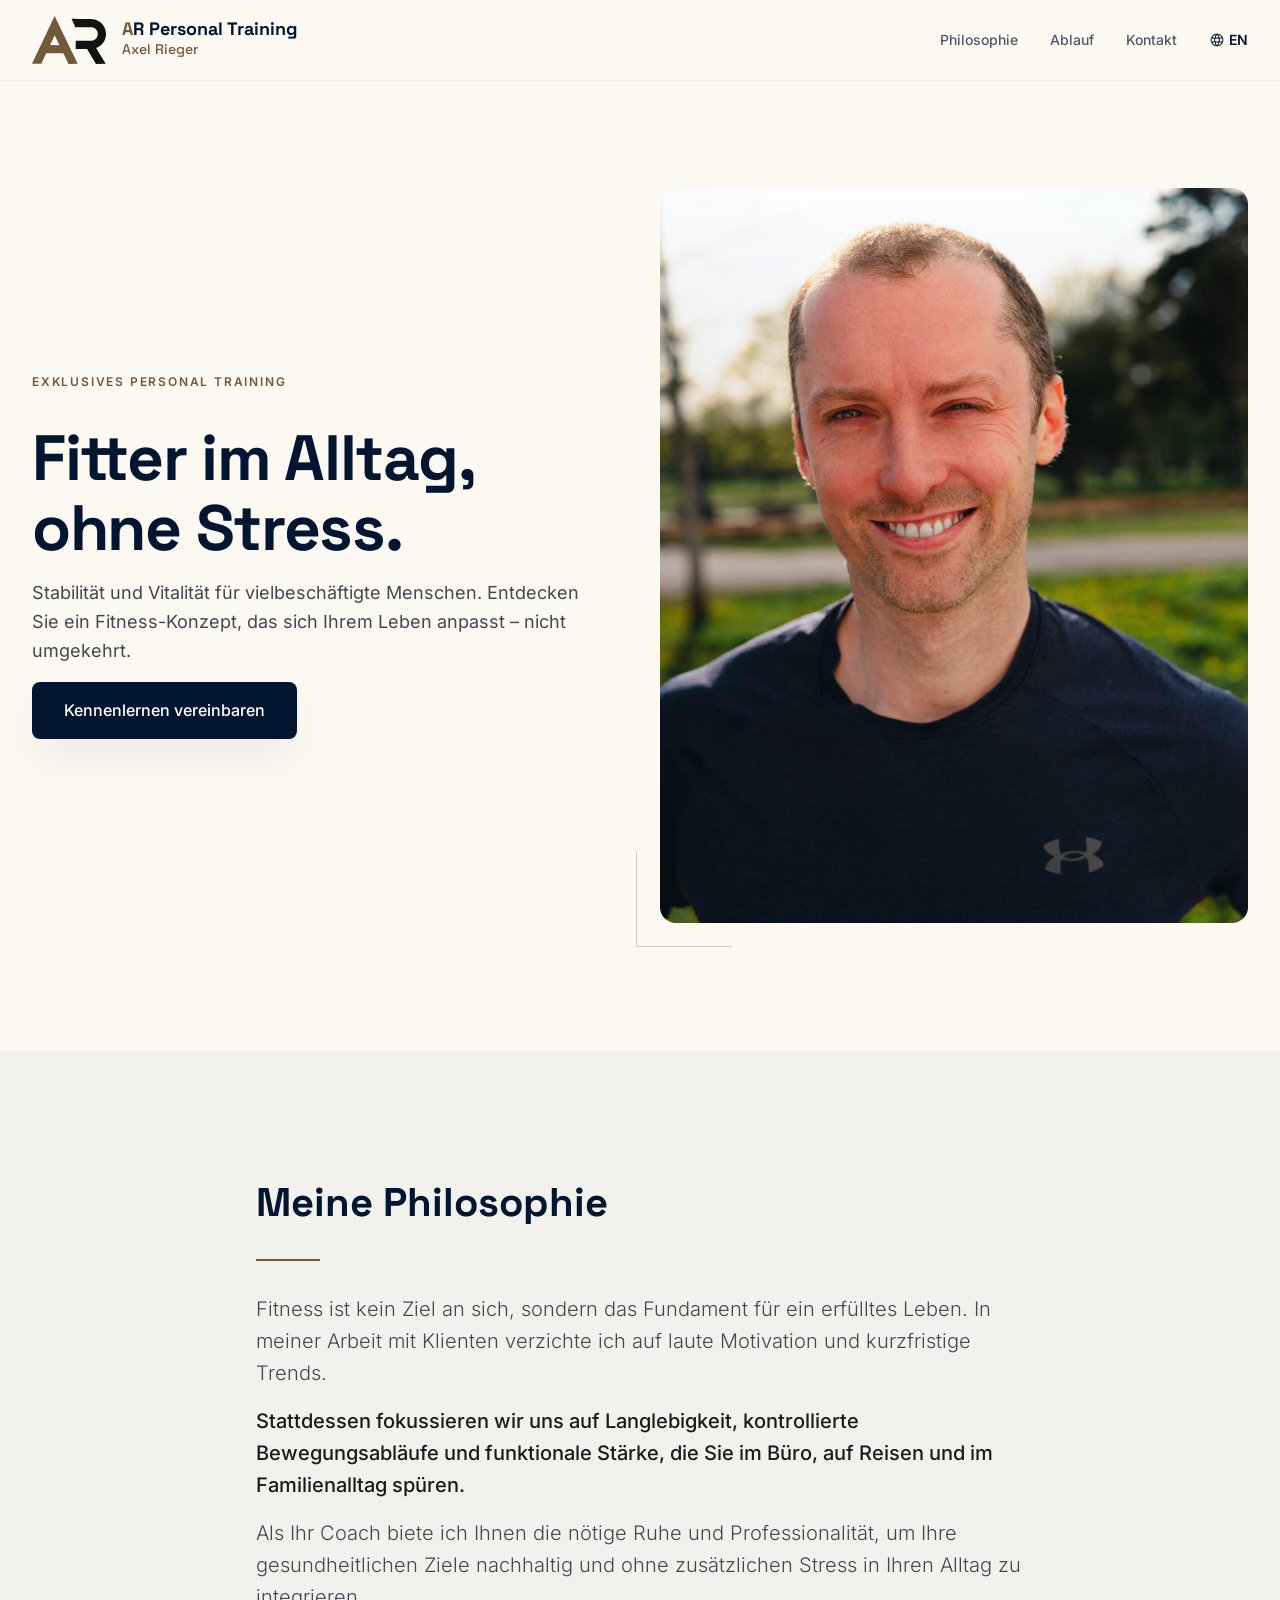
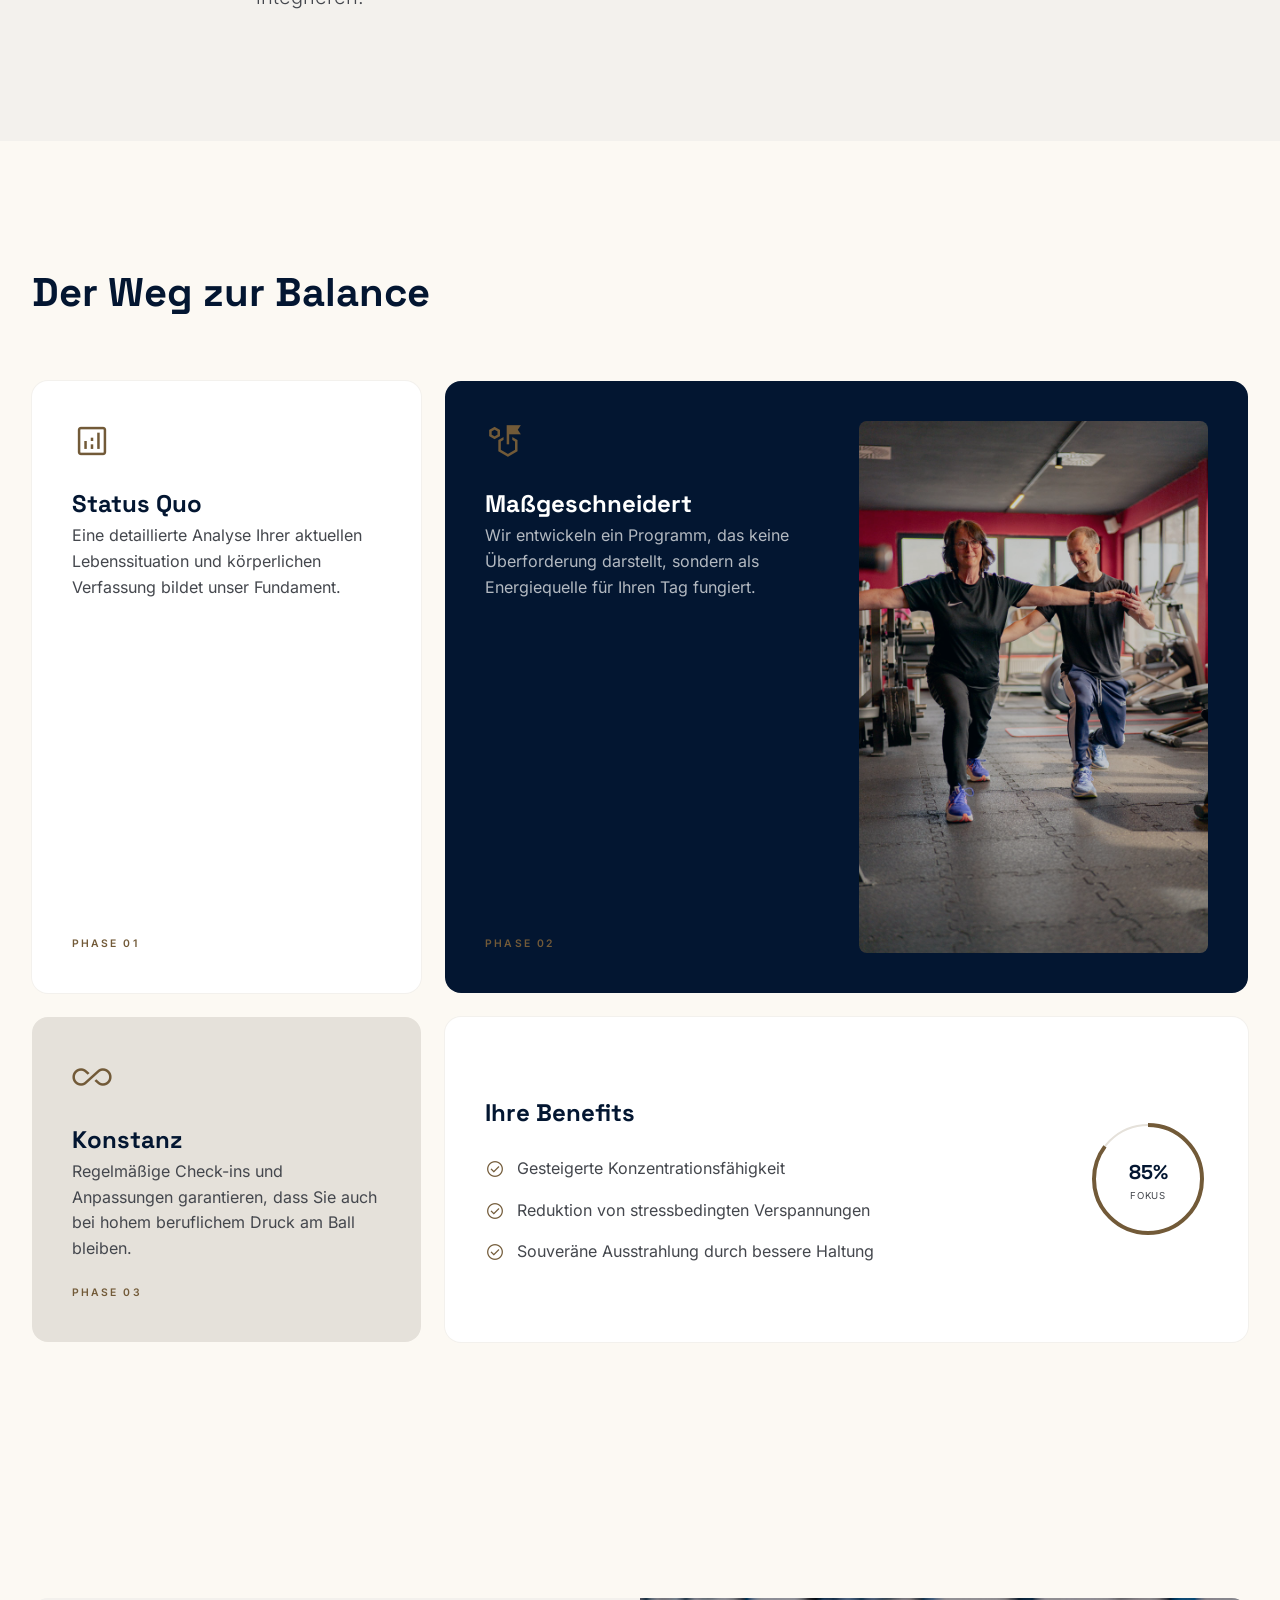
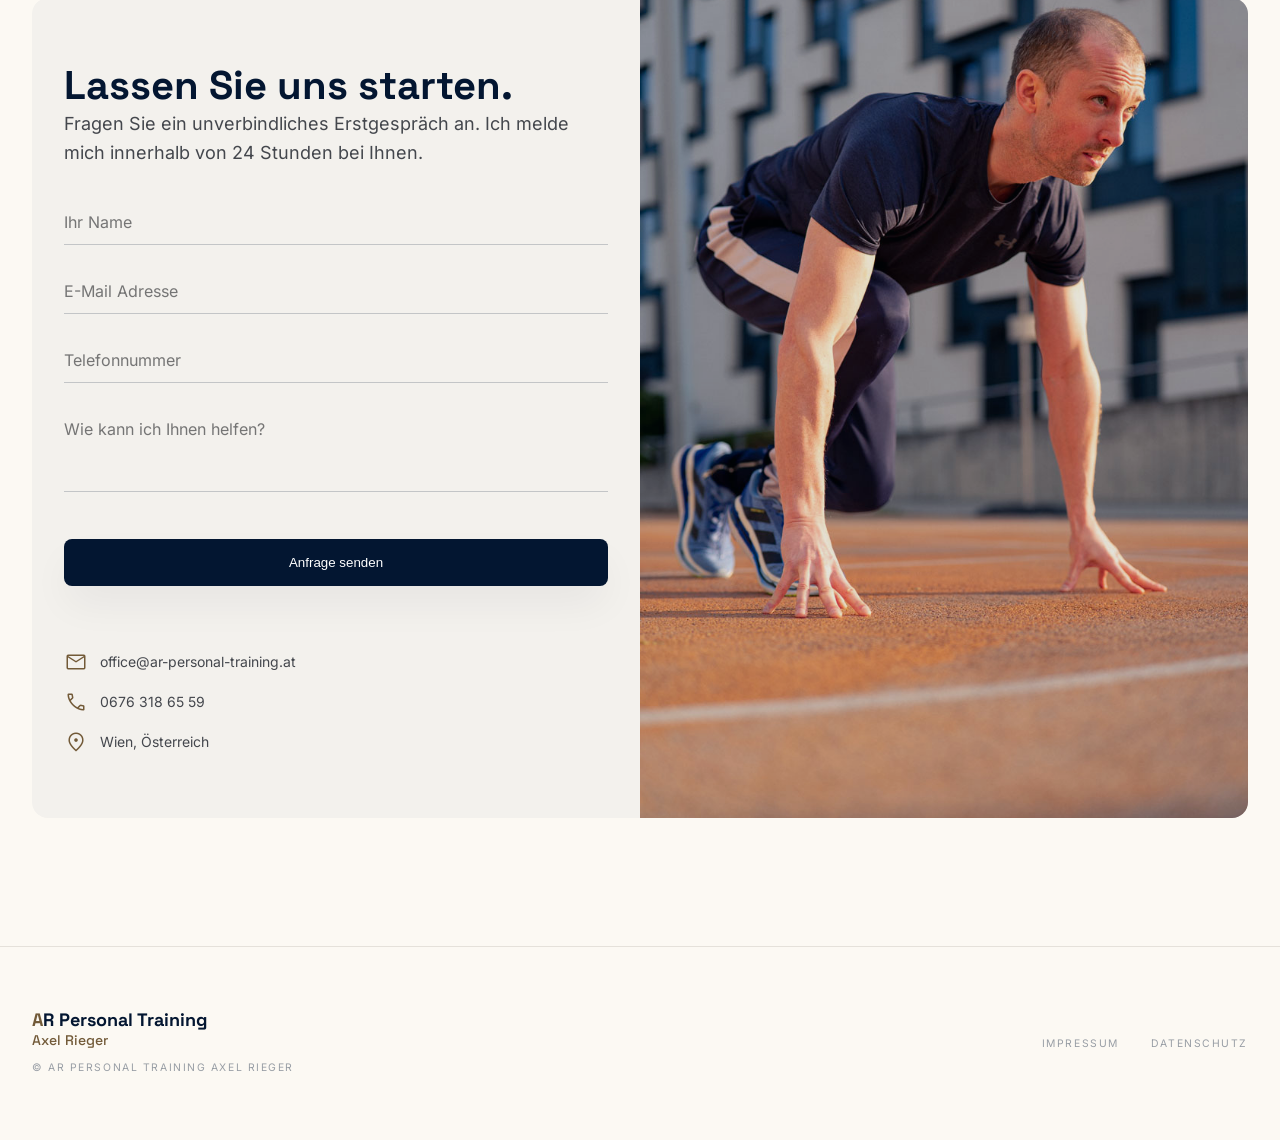
<file: index.html>
<!DOCTYPE html>
<html lang="de">
<head>
    <meta charset="UTF-8">
    <meta name="viewport" content="width=device-width, initial-scale=1.0">
    <title>Personal Training Wien | Axel Rieger – AR Personal Training</title>
    <meta name="description" content="Exklusives Personal Training in Wien mit Axel Rieger. Individuell, stressfrei und nachhaltig – für mehr Fitness im Alltag. Jetzt kostenloses Erstgespräch anfragen.">
    <link rel="canonical" href="https://ar-personal-training.at/">
    <link rel="alternate" hreflang="de" href="https://ar-personal-training.at/">
    <link rel="alternate" hreflang="en" href="https://ar-personal-training.at/">
    <link rel="alternate" hreflang="x-default" href="https://ar-personal-training.at/">

    <!-- Open Graph -->
    <meta property="og:type" content="website">
    <meta property="og:title" content="Personal Training Wien | Axel Rieger – AR Personal Training">
    <meta property="og:description" content="Exklusives Personal Training in Wien mit Axel Rieger. Individuell, stressfrei und nachhaltig – für mehr Fitness im Alltag.">
    <meta property="og:url" content="https://ar-personal-training.at/">
    <meta property="og:image" content="https://ar-personal-training.at/images/hero.jpg">
    <meta property="og:locale" content="de_AT">
    <meta property="og:locale:alternate" content="en">

    <!-- Twitter Card -->
    <meta name="twitter:card" content="summary_large_image">
    <meta name="twitter:title" content="Personal Training Wien | Axel Rieger – AR Personal Training">
    <meta name="twitter:description" content="Exklusives Personal Training in Wien mit Axel Rieger. Individuell, stressfrei und nachhaltig.">
    <meta name="twitter:image" content="https://ar-personal-training.at/images/hero.jpg">

    <link rel="icon" type="image/svg+xml" href="images/AR_LOGO/ar_logo_final.svg">
    <link rel="stylesheet" href="style.css">
</head>
<body>

    <!-- Header & Navigation -->
    <header class="navbar">
        <div class="nav-container">
            <div class="brand">
                <a href="#" class="logo-link">
                    <!-- Geometric AR Logo Image -->
                    <img src="images/AR_LOGO/ar_logo_final.svg" alt="AR Personal Training Logo" height="48" class="logo-img">
                    <div class="brand-text">
                        <span class="brand-name"><span class="gold-text">A</span><span class="navy-text">R</span> <span class="navy-text">Personal Training</span></span>
                        <span class="brand-sub">Axel Rieger</span>
                    </div>
                </a>
            </div>

            <nav class="desktop-nav">
                <a href="#philosophie" data-i18n="nav-philosophie">Philosophie</a>
                <a href="#ablauf" data-i18n="nav-ablauf">Ablauf</a>
                <a href="#kontakt" data-i18n="nav-kontakt">Kontakt</a>
                <button class="lang-switch desktop-lang" id="lang-switch-btn"><span class="material-symbols-outlined">language</span><span class="lang-label">EN</span></button>
            </nav>

            <div class="mobile-nav-actions">
                <button class="lang-switch mobile-header-lang" id="mobile-header-lang-btn"><span class="material-symbols-outlined">language</span><span class="lang-label">EN</span></button>
                <button class="mobile-menu-btn material-symbols-outlined">menu</button>
            </div>
        </div>
    </header>

    <main>
        <!-- Hero Section -->
        <section class="hero section-padding">
            <div class="container">
                <div class="hero-content animate-on-scroll">
                    <p class="eyebrow text-gold" data-i18n="hero-eyebrow">Exklusives Personal Training</p>
                    <h1 class="headline-lg" data-i18n="hero-h1">Fitter im Alltag, ohne Stress.</h1>
                    <p class="body-text" data-i18n="hero-p">
                        Stabilität und Vitalität für vielbeschäftigte Menschen. Entdecken Sie ein Fitness-Konzept, das sich Ihrem Leben anpasst – nicht umgekehrt.
                    </p>
                    <a href="#kontakt" class="btn btn-primary" data-i18n="hero-cta">Kennenlernen vereinbaren</a>
                </div>
                <div class="hero-image-wrapper animate-on-scroll">
                    <div class="hero-image bg-navy-light">
                        <!-- Fallback to a sleek placeholder styling if image fails -->
                        <img src="images/hero.jpg" alt="Axel Rieger Personal Trainer Wien" class="hero-img" width="800" height="1315">
                        <div class="image-gradient"></div>
                    </div>
                    <div class="hero-accent-lines"></div>
                </div>
            </div>
        </section>

        <!-- Philosophie Section -->
        <section id="philosophie" class="philosophy bg-shifted section-padding">
            <div class="container animate-on-scroll">
                <div class="content-block">
                    <h2 class="headline-md" data-i18n="phil-h2">Meine Philosophie</h2>
                    <div class="divider"></div>
                    <div class="philosophy-text">
                        <p data-i18n="phil-p1">Fitness ist kein Ziel an sich, sondern das Fundament für ein erfülltes Leben. In meiner Arbeit mit Klienten verzichte ich auf laute Motivation und kurzfristige Trends.</p>
                        <p class="text-highlight" data-i18n="phil-p2">Stattdessen fokussieren wir uns auf Langlebigkeit, kontrollierte Bewegungsabläufe und funktionale Stärke, die Sie im Büro, auf Reisen und im Familienalltag spüren.</p>
                        <p data-i18n="phil-p3">Als Ihr Coach biete ich Ihnen die nötige Ruhe und Professionalität, um Ihre gesundheitlichen Ziele nachhaltig und ohne zusätzlichen Stress in Ihren Alltag zu integrieren.</p>
                    </div>
                </div>
            </div>
        </section>

        <!-- Ablauf Section -->
        <section id="ablauf" class="process section-padding">
            <div class="container">
                <h2 class="headline-md mb-large animate-on-scroll" data-i18n="process-h2">Der Weg zur Balance</h2>

                <div class="process-grid">
                    <!-- Card 1 -->
                    <div class="card card-white animate-on-scroll">
                        <span class="material-symbols-outlined card-icon">analytics</span>
                        <div>
                            <h3 class="headline-sm" data-i18n="phase1-h3">Status Quo</h3>
                            <p class="body-text-sm" data-i18n="phase1-p">Eine detaillierte Analyse Ihrer aktuellen Lebenssituation und körperlichen Verfassung bildet unser Fundament.</p>
                        </div>
                        <span class="card-phase">Phase 01</span>
                    </div>

                    <!-- Card 2 -->
                    <div class="card card-navy span-2 animate-on-scroll">
                        <div class="card-content">
                            <span class="material-symbols-outlined card-icon">strategy</span>
                            <div>
                                <h3 class="headline-sm" data-i18n="phase2-h3">Maßgeschneidert</h3>
                                <p class="body-text-sm opacity-80" data-i18n="phase2-p">Wir entwickeln ein Programm, das keine Überforderung darstellt, sondern als Energiequelle für Ihren Tag fungiert.</p>
                            </div>
                            <span class="card-phase">Phase 02</span>
                        </div>
                        <div class="card-image-box">
                            <img src="images/gym.JPG" alt="Personal Training Studio Wien" class="card-img" width="800" height="1200" loading="lazy">
                        </div>
                    </div>

                    <!-- Card 3 -->
                    <div class="card card-cream animate-on-scroll">
                        <span class="material-symbols-outlined card-icon">all_inclusive</span>
                        <div>
                            <h3 class="headline-sm" data-i18n="phase3-h3">Konstanz</h3>
                            <p class="body-text-sm" data-i18n="phase3-p">Regelmäßige Check-ins und Anpassungen garantieren, dass Sie auch bei hohem beruflichem Druck am Ball bleiben.</p>
                        </div>
                        <span class="card-phase">Phase 03</span>
                    </div>

                    <!-- Card 4 (Benefits) -->
                    <div class="card card-white span-2 benefits-card animate-on-scroll">
                        <div class="benefits-content">
                            <h3 class="headline-sm" data-i18n="benefits-h3">Ihre Benefits</h3>
                            <ul class="benefits-list">
                                <li><span class="material-symbols-outlined icon-small">check_circle</span> <span data-i18n="benefit1">Gesteigerte Konzentrationsfähigkeit</span></li>
                                <li><span class="material-symbols-outlined icon-small">check_circle</span> <span data-i18n="benefit2">Reduktion von stressbedingten Verspannungen</span></li>
                                <li><span class="material-symbols-outlined icon-small">check_circle</span> <span data-i18n="benefit3">Souveräne Ausstrahlung durch bessere Haltung</span></li>
                            </ul>
                        </div>

                        <!-- Progress Arc graphic -->
                        <div class="progress-arc hidden-mobile">
                            <svg class="arc-svg">
                                <circle cx="60" cy="60" r="54" class="arc-bg"></circle>
                                <circle cx="60" cy="60" r="54" class="arc-fg"></circle>
                            </svg>
                            <div class="arc-text">
                                <span class="arc-number">85%</span>
                                <span class="arc-label" data-i18n="arc-label">Fokus</span>
                            </div>
                        </div>
                    </div>
                </div>
            </div>
        </section>

        <!-- Kontakt Section -->
        <section id="kontakt" class="contact section-padding">
            <div class="container">
                <div class="contact-card bg-shifted animate-on-scroll">
                    <div class="contact-form-wrapper">
                        <h2 class="headline-md" data-i18n="contact-h2">Lassen Sie uns starten.</h2>
                        <p class="body-text mb-medium" data-i18n="contact-p">Fragen Sie ein unverbindliches Erstgespräch an. Ich melde mich innerhalb von 24 Stunden bei Ihnen.</p>

                        <form id="contact-form" class="booking-form" name="contact" method="POST" action="/success.html" data-netlify="true" data-netlify-honeypot="bot-field">
                            <input type="hidden" name="form-name" value="contact">
                            <p class="honeypot-field"><label>Don't fill this out: <input name="bot-field"></label></p>
                            <div class="input-group">
                                <input type="text" name="name" data-i18n-placeholder="placeholder-name" placeholder="Ihr Name" required>
                            </div>
                            <div class="input-group">
                                <input type="email" name="email" data-i18n-placeholder="placeholder-email" placeholder="E-Mail Adresse" required>
                            </div>
                            <div class="input-group">
                                <input type="tel" name="phone" data-i18n-placeholder="placeholder-phone" placeholder="Telefonnummer" required>
                            </div>
                            <div class="input-group">
                                <textarea name="message" data-i18n-placeholder="placeholder-message" placeholder="Wie kann ich Ihnen helfen?" rows="3" required></textarea>
                            </div>
                            <button type="submit" class="btn btn-navy w-full mt-small" data-i18n="submit-btn">Anfrage senden</button>
                        </form>
                        <div id="form-success" class="form-success">
                            <span class="material-symbols-outlined text-gold icon-lg">check_circle</span>
                            <p class="headline-sm" data-i18n="form-success-title">Vielen Dank!</p>
                            <p class="body-text" data-i18n="form-success-text">Ihre Anfrage wurde gesendet. Ich melde mich innerhalb von 24 Stunden bei Ihnen.</p>
                        </div>

                        <div class="contact-info mt-large">
                            <div class="info-item">
                                <span class="material-symbols-outlined text-gold">mail</span>
                                <a id="contact-email-link" href="#"></a>
                            </div>
                            <div class="info-item">
                                <span class="material-symbols-outlined text-gold">phone</span>
                                <span id="contact-phone"></span>
                            </div>
                            <div class="info-item">
                                <span class="material-symbols-outlined text-gold">location_on</span>
                                <span data-i18n="contact-location">Wien, Österreich</span>
                            </div>
                        </div>
                    </div>
                    <div class="contact-image hidden-mobile">
                        <img src="images/contact.JPG" alt="Personal Training Beratung Wien" width="800" height="1200" loading="lazy">
                        <div class="image-overlay"></div>
                    </div>
                </div>
            </div>
        </section>
    </main>

    <footer class="footer">
        <div class="footer-container">
            <div class="footer-brand">
                <div class="brand-text">
                    <span class="brand-name"><span class="gold-text">A</span><span class="navy-text">R</span> <span class="navy-text">Personal Training</span></span>
                    <span class="brand-sub">Axel Rieger</span>
                </div>
                <p class="copyright">© AR Personal Training Axel Rieger</p>
            </div>
            <div class="footer-links">
                <button id="open-impressum" class="footer-link" data-i18n="footer-impressum">Impressum</button>
                <button id="open-datenschutz" class="footer-link" data-i18n="footer-datenschutz">Datenschutz</button>
            </div>
        </div>
    </footer>

    <!-- Impressum Modal -->
    <div id="impressum-modal" class="modal">
        <div class="modal-overlay"></div>
        <div class="modal-content">
            <button class="modal-close material-symbols-outlined">close</button>
            <h2 class="headline-sm mb-small" data-i18n="impressum-title">Impressum</h2>
            <div class="modal-body">
                <p data-i18n="impressum-intro">Informationspflicht laut §5 E-Commerce Gesetz, §14 Unternehmensgesetzbuch, §63 Gewerbeordnung und Offenlegungspflicht laut §25 Mediengesetz.</p>

                <p><strong>Axel Emanuel Rieger</strong><br>
                AR Personal Training<br>
                St.-Nikolaus-Platz 7<br>
                1030 Wien<br>
                <span data-i18n="impressum-country">Österreich</span></p>

                <p><strong>Tel.:</strong> <span id="impressum-phone"></span><br>
                <strong>E-Mail:</strong> <a id="impressum-email-link"></a></p>

                <p><strong data-i18n="impressum-job-label">Berufsbezeichnung:</strong> <span data-i18n="impressum-job">Fitnesstrainer</span><br>
                <strong>Gewerbewortlaut:</strong> Erstellung von Trainingskonzepten für gesundheitsbewusste Personen<br>
                <strong data-i18n="impressum-authority-label">Aufsichtsbehörde/Gewerbebehörde:</strong> Magistratisches Bezirksamt des III. Bezirkes (MBA 3)<br>
                <strong>GISA-Zahl:</strong> 29338177<br>
                <strong>Mitglied bei:</strong> Wirtschaftskammer Wien<br>
                <strong>Gewerbeberechtigung seit:</strong> 1. März 2017<br>
                <strong data-i18n="impressum-state-label">Verleihungsstaat:</strong> <span data-i18n="impressum-country2">Österreich</span></p>

                <h3 class="legal-heading mt-medium" data-i18n="impressum-eu-heading">EU-Streitschlichtung:</h3>
                <p data-i18n="impressum-eu-text">Verbraucher haben die Möglichkeit, Beschwerden an die Online-Streitbeilegungsplattform der EU zu richten: <a href="http://ec.europa.eu/odr" target="_blank" rel="noopener noreferrer">http://ec.europa.eu/odr</a>. Sie können allfällige Beschwerden auch an die oben angegebene E-Mail-Adresse richten.</p>
            </div>
        </div>
    </div>

    <!-- Datenschutz Modal -->
    <div id="datenschutz-modal" class="modal">
        <div class="modal-overlay"></div>
        <div class="modal-content">
            <button class="modal-close material-symbols-outlined">close</button>
            <h2 class="headline-sm mb-small">Datenschutzerklärung</h2>
            <div class="modal-body">

                <h3 class="legal-heading">1. Verantwortlicher</h3>
                <p>Axel Emanuel Rieger<br>
                AR Personal Training<br>
                St.-Nikolaus-Platz 7<br>
                1030 Wien, Österreich<br>
                E-Mail: <a id="datenschutz-email-link-1"></a><br>
                Tel.: <span id="datenschutz-phone"></span></p>

                <h3 class="legal-heading mt-medium">2. Erhebung und Verarbeitung personenbezogener Daten</h3>
                <p>Wir erheben personenbezogene Daten nur, soweit dies zur Erbringung unserer Leistungen erforderlich ist.</p>
                <p><strong>Kontaktformular:</strong> Wenn Sie das Kontaktformular auf unserer Website nutzen, werden folgende Daten erhoben: Name, E-Mail-Adresse, Telefonnummer sowie Ihre Nachricht. Diese Daten werden ausschließlich zur Bearbeitung Ihrer Anfrage verwendet.</p>
                <p><strong>Server-Logfiles:</strong> Beim Besuch unserer Website werden automatisch technische Daten (IP-Adresse, Browsertyp, Datum und Uhrzeit des Zugriffs) durch unseren Hosting-Anbieter Netlify erhoben. Diese Daten dienen der technischen Bereitstellung der Website und werden nicht zur Identifikation einzelner Personen genutzt.</p>

                <h3 class="legal-heading mt-medium">3. Rechtsgrundlage</h3>
                <p>Die Verarbeitung Ihrer Kontaktdaten erfolgt auf Grundlage von Art. 6 Abs. 1 lit. b DSGVO (Durchführung vorvertraglicher Maßnahmen) sowie Art. 6 Abs. 1 lit. f DSGVO (berechtigtes Interesse an der Beantwortung von Anfragen).</p>

                <h3 class="legal-heading mt-medium">4. Speicherdauer</h3>
                <p>Ihre Daten werden nur so lange gespeichert, wie es zur Bearbeitung Ihrer Anfrage erforderlich ist. Nach abschließender Bearbeitung werden die Daten gelöscht, sofern keine gesetzlichen Aufbewahrungspflichten entgegenstehen.</p>

                <h3 class="legal-heading mt-medium">5. Weitergabe an Dritte</h3>
                <p><strong>Netlify Inc.</strong> (44 Montgomery Street, Suite 300, San Francisco, CA 94104, USA): Unsere Website wird über Netlify gehostet. Netlify verarbeitet Formulardaten in unserem Auftrag. Es besteht ein Auftragsverarbeitungsvertrag gemäß Art. 28 DSGVO. Weitere Informationen: <a href="https://www.netlify.com/privacy/" target="_blank" rel="noopener noreferrer">netlify.com/privacy</a>.</p>
                <p><strong>Google LLC</strong> (1600 Amphitheatre Parkway, Mountain View, CA 94043, USA): Diese Website verwendet Google Fonts zur Darstellung von Schriftarten. Beim Laden der Seite wird eine Verbindung zu Google-Servern hergestellt, wobei Ihre IP-Adresse übertragen werden kann. Weitere Informationen: <a href="https://policies.google.com/privacy" target="_blank" rel="noopener noreferrer">policies.google.com/privacy</a>.</p>

                <h3 class="legal-heading mt-medium">6. Cookies &amp; lokale Speicherung</h3>
                <p>Diese Website verwendet keine Tracking-Cookies und kein Analyse-Tool. Lediglich Ihre Spracheinstellung (Deutsch/Englisch) wird im lokalen Speicher Ihres Browsers (localStorage) gespeichert. Diese Information verlässt Ihr Gerät nicht und wird nicht an uns übertragen.</p>

                <h3 class="legal-heading mt-medium">7. Ihre Rechte</h3>
                <p>Gemäß DSGVO haben Sie folgende Rechte gegenüber uns als Verantwortlichem:</p>
                <p>
                    <strong>Auskunft</strong> (Art. 15 DSGVO) · <strong>Berichtigung</strong> (Art. 16 DSGVO) · <strong>Löschung</strong> (Art. 17 DSGVO) · <strong>Einschränkung der Verarbeitung</strong> (Art. 18 DSGVO) · <strong>Datenübertragbarkeit</strong> (Art. 20 DSGVO) · <strong>Widerspruch</strong> (Art. 21 DSGVO)
                </p>
                <p>Zur Ausübung Ihrer Rechte wenden Sie sich bitte per E-Mail an: <a id="datenschutz-email-link-2"></a></p>

                <h3 class="legal-heading mt-medium">8. Beschwerderecht</h3>
                <p>Sie haben das Recht, sich bei der österreichischen Datenschutzbehörde zu beschweren:<br>
                Österreichische Datenschutzbehörde<br>
                Barichgasse 40–42, 1030 Wien<br>
                <a href="mailto:dsb@dsb.gv.at">dsb@dsb.gv.at</a> · <a href="https://www.dsb.gv.at" target="_blank" rel="noopener noreferrer">www.dsb.gv.at</a></p>

                <p class="mt-medium legal-note">Stand: März 2026</p>
            </div>
        </div>
    </div>

    <!-- Mobile Sticky CTA -->
    <div class="mobile-cta-wrapper">
        <a id="mobile-cta-link" class="mobile-cta-btn">
            <span class="material-symbols-outlined">phone</span>
            <span data-i18n="mobile-cta">Jetzt Anrufen</span>
        </a>
    </div>

    <!-- Mobile Nav Drawer -->
    <div id="mobile-nav" class="mobile-nav">
        <div class="mobile-nav-overlay"></div>
        <div class="mobile-nav-drawer">
            <button class="mobile-nav-close material-symbols-outlined">close</button>
            <nav class="mobile-nav-links">
                <a href="#philosophie" class="mobile-nav-link" data-i18n="nav-philosophie">Philosophie</a>
                <a href="#ablauf" class="mobile-nav-link" data-i18n="nav-ablauf">Ablauf</a>
                <a href="#kontakt" class="mobile-nav-link" data-i18n="nav-kontakt">Kontakt</a>
                <button class="mobile-nav-link mobile-nav-impressum-btn" data-i18n="footer-impressum">Impressum</button>
            </nav>
            <div class="mobile-nav-footer">
                <button class="lang-switch" id="mobile-lang-switch-btn">EN</button>
            </div>
        </div>
    </div>

    <div id="copy-toast" aria-live="polite"></div>
    <script src="script.js"></script>
    <script type="application/ld+json">
    {
      "@context": "https://schema.org",
      "@type": "LocalBusiness",
      "name": "AR Personal Training",
      "description": "Exklusives Personal Training in Wien mit Axel Rieger. Individuell, stressfrei und nachhaltig.",
      "url": "https://ar-personal-training.at",
      "telephone": "+436763186559",
      "email": "office@ar-personal-training.at",
      "address": {
        "@type": "PostalAddress",
        "streetAddress": "St.-Nikolaus-Platz 7",
        "addressLocality": "Wien",
        "postalCode": "1030",
        "addressCountry": "AT"
      },
      "geo": {
        "@type": "GeoCoordinates",
        "latitude": 48.197,
        "longitude": 16.389
      },
      "priceRange": "$$",
      "image": "https://ar-personal-training.at/images/hero.jpg",
      "founder": {
        "@type": "Person",
        "name": "Axel Rieger"
      },
      "serviceType": "Personal Training"
    }
    </script>
</body>
</html>
</file>
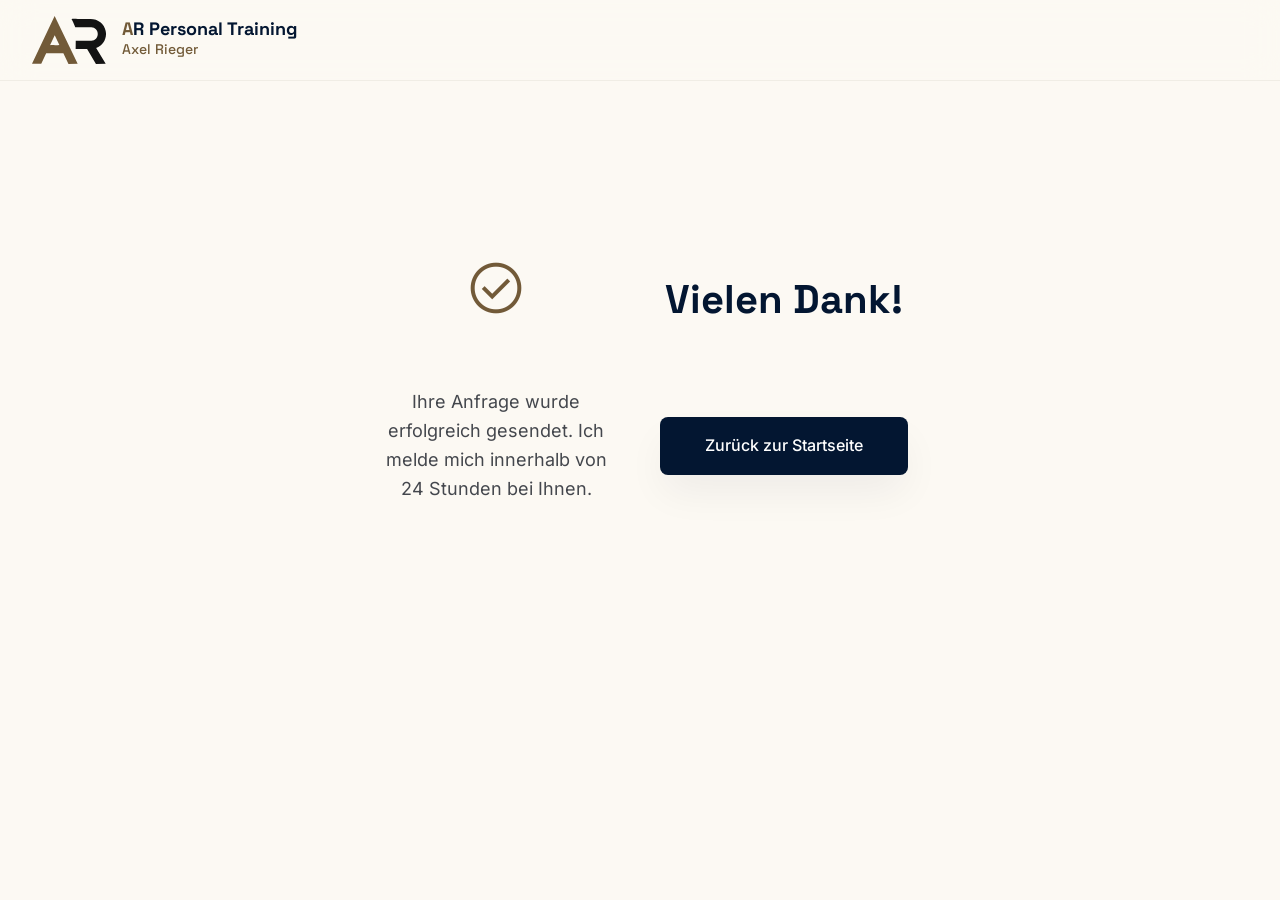
<file: success.html>
<!DOCTYPE html>
<html lang="de">
<head>
    <meta charset="UTF-8">
    <meta name="viewport" content="width=device-width, initial-scale=1.0">
    <title>Nachricht gesendet | AR Personal Training</title>
    <meta name="description" content="Ihre Anfrage wurde erfolgreich gesendet. Axel Rieger meldet sich innerhalb von 24 Stunden.">
    <meta name="robots" content="noindex">
    <link rel="icon" type="image/svg+xml" href="images/AR_LOGO/ar_logo_final.svg">
    <link rel="stylesheet" href="style.css">
</head>
<body>
    <header class="navbar">
        <div class="nav-container">
            <div class="brand">
                <a href="/" class="logo-link">
                    <img src="images/AR_LOGO/ar_logo_final.svg" alt="AR Personal Training Logo" height="48" class="logo-img">
                    <div class="brand-text">
                        <span class="brand-name"><span class="gold-text">A</span><span class="navy-text">R</span> <span class="navy-text">Personal Training</span></span>
                        <span class="brand-sub">Axel Rieger</span>
                    </div>
                </a>
            </div>
        </div>
    </header>

    <main>
        <section class="hero section-padding success-hero">
            <div class="container success-content">
                <span class="material-symbols-outlined text-gold icon-xl">check_circle</span>
                <h1 class="headline-md">Vielen Dank!</h1>
                <p class="body-text">Ihre Anfrage wurde erfolgreich gesendet. Ich melde mich innerhalb von 24 Stunden bei Ihnen.</p>
                <a href="/" class="btn btn-primary">Zurück zur Startseite</a>
            </div>
        </section>
    </main>
</body>
</html>
</file>
<file: style.css>
/*
  AR Personal Training - The Curated Equilibrium
  Design System Tokens & Global Styles
*/

/* Self-hosted fonts */
@font-face {
  font-family: 'Inter';
  font-style: normal;
  font-weight: 300;
  font-display: swap;
  src: url('fonts/Inter-300.ttf') format('truetype');
}
@font-face {
  font-family: 'Inter';
  font-style: normal;
  font-weight: 400;
  font-display: swap;
  src: url('fonts/Inter-400.ttf') format('truetype');
}
@font-face {
  font-family: 'Inter';
  font-style: normal;
  font-weight: 500;
  font-display: swap;
  src: url('fonts/Inter-500.ttf') format('truetype');
}
@font-face {
  font-family: 'Inter';
  font-style: normal;
  font-weight: 600;
  font-display: swap;
  src: url('fonts/Inter-600.ttf') format('truetype');
}
@font-face {
  font-family: 'Space Grotesk';
  font-style: normal;
  font-weight: 500;
  font-display: swap;
  src: url('fonts/SpaceGrotesk-500.ttf') format('truetype');
}
@font-face {
  font-family: 'Space Grotesk';
  font-style: normal;
  font-weight: 700;
  font-display: swap;
  src: url('fonts/SpaceGrotesk-700.ttf') format('truetype');
}
@font-face {
  font-family: 'Material Symbols Outlined';
  font-style: normal;
  font-weight: 100 700;
  font-display: block;
  src: url('fonts/MaterialSymbolsOutlined.ttf') format('truetype');
}
.material-symbols-outlined {
  font-family: 'Material Symbols Outlined';
  font-weight: normal;
  font-style: normal;
  font-size: 24px;
  line-height: 1;
  letter-spacing: normal;
  text-transform: none;
  display: inline-block;
  white-space: nowrap;
  direction: ltr;
  -webkit-font-feature-settings: 'liga';
  font-feature-settings: 'liga';
  -webkit-font-smoothing: antialiased;
  font-variation-settings: 'FILL' 0, 'wght' 300, 'GRAD' 0, 'opsz' 24;
}

:root {
  /* Color Palette */
  --navy: #031631;
  --gold: #725a38;
  --cream: #fcf9f3;
  --dark-grey: #1a1a1a;
  --mid-grey: #44474d;
  --light-grey: #e5e1da;
  --white: #ffffff;
  
  /* Background / Surface Shifts */
  --bg-main: var(--cream);
  --bg-surface-low: #f3f1ed;
  --bg-surface: #ffffff;
  
  /* Typography */
  --font-head: 'Space Grotesk', sans-serif;
  --font-body: 'Inter', sans-serif;
  
  /* Borders & Shadows */
  --ghost-border: rgba(3, 22, 49, 0.2);
  --ambient-shadow: 0 20px 40px -4px rgba(3, 22, 49, 0.06);
  --ambient-shadow-hover: 0 30px 60px -10px rgba(3, 22, 49, 0.1);
  
  /* Spacing */
  --space-sm: 0.5rem;
  --space-md: 1rem;
  --space-lg: 2rem;
  --space-xl: 4rem;
  --space-xxl: 8rem;
}

/* Reset Core */
*, *::before, *::after {
  box-sizing: border-box;
  margin: 0;
  padding: 0;
}

html {
  scroll-behavior: smooth;
}

body {
  font-family: var(--font-body);
  background-color: var(--bg-main);
  color: var(--dark-grey);
  line-height: 1.6;
  -webkit-font-smoothing: antialiased;
  padding-bottom: 70px; /* Space for mobile CTA */
}

@media (min-width: 768px) {
  body {
    padding-bottom: 0;
  }
}

/* Typography Classes */
.headline-lg {
  font-family: var(--font-head);
  font-size: clamp(2.5rem, 5vw, 4.5rem);
  font-weight: 700;
  color: var(--navy);
  line-height: 1.1;
  letter-spacing: -0.02em;
}

.headline-md {
  font-family: var(--font-head);
  font-size: clamp(2rem, 3.5vw, 2.5rem);
  font-weight: 700;
  color: var(--navy);
  line-height: 1.2;
}

.headline-sm {
  font-family: var(--font-head);
  font-size: 1.5rem;
  font-weight: 700;
  color: var(--navy);
}

.eyebrow {
  text-transform: uppercase;
  letter-spacing: 0.15em;
  font-size: 0.75rem;
  font-weight: 600;
  margin-bottom: var(--space-md);
}

.body-text {
  font-size: 1.125rem;
  color: var(--mid-grey);
  max-width: 50ch;
}
.body-text-sm {
  font-size: 1rem;
  color: var(--mid-grey);
}
.text-gold { color: var(--gold); }
.navy-text { color: var(--navy); }
.gold-text { color: var(--gold); }

/* Layout Helpers */
.container {
  max-width: 1280px;
  margin: 0 auto;
  padding: 0 var(--space-lg);
}

.section-padding {
  padding: var(--space-xxl) 0;
}
@media (max-width: 768px) {
  .section-padding { padding: var(--space-xl) 0; }
}

.mb-small { margin-bottom: var(--space-md); }
.mb-medium { margin-bottom: var(--space-lg); }
.mb-large { margin-bottom: var(--space-xl); }
.mt-small { margin-top: var(--space-md); }
.mt-medium { margin-top: var(--space-lg); }
.mt-large { margin-top: var(--space-xl); }

.bg-shifted {
  background-color: var(--bg-surface-low);
}

/* Base Components */
.btn {
  display: inline-flex;
  align-items: center;
  justify-content: center;
  padding: 1rem 2rem;
  border-radius: 0.5rem;
  font-weight: 500;
  text-decoration: none;
  cursor: pointer;
  border: none;
  transition: transform 0.3s ease, box-shadow 0.3s ease;
}

.btn:hover {
  transform: scale(1.02);
}

.btn-primary, .btn-navy {
  background-color: var(--navy);
  color: var(--white);
  box-shadow: var(--ambient-shadow);
}
.btn-primary:hover, .btn-navy:hover {
  box-shadow: var(--ambient-shadow-hover);
}

/* Animations */
.animate-on-scroll {
  opacity: 0;
  transform: translateY(30px);
  transition: opacity 0.8s cubic-bezier(0.25, 0.46, 0.45, 0.94),
              transform 0.8s cubic-bezier(0.25, 0.46, 0.45, 0.94);
}

.animate-on-scroll.is-visible {
  opacity: 1;
  transform: translateY(0);
}

/* Specific Sections: Navigation */
.navbar {
  position: fixed;
  top: 0;
  left: 0;
  width: 100%;
  z-index: 100;
  background-color: rgba(252, 249, 243, 0.85); /* Cream semi-transparent */
  backdrop-filter: blur(16px);
  -webkit-backdrop-filter: blur(16px);
  border-bottom: 1px solid rgba(229, 225, 218, 0.5); /* Very subtle division */
}

.nav-container {
  max-width: 1280px;
  margin: 0 auto;
  padding: 1rem var(--space-lg);
  display: flex;
  justify-content: space-between;
  align-items: center;
}

.brand {
  min-width: 0;
}

.logo-link {
  display: flex;
  align-items: center;
  gap: 1rem;
  text-decoration: none;
}

.brand-text {
  display: flex;
  flex-direction: column;
}
.brand-name {
  font-family: var(--font-head);
  font-weight: 700;
  font-size: 1.125rem;
  line-height: 1;
}
.brand-sub {
  font-family: var(--font-head);
  color: var(--gold);
  font-size: 0.875rem;
  font-weight: 500;
}
@media (max-width: 768px) {
  .logo-link { gap: 0.5rem; }
  .logo-img { height: 36px; }
  .brand-name { font-size: 0.875rem; }
  .brand-sub { font-size: 0.75rem; }
}

.desktop-nav {
  display: flex;
  gap: 2rem;
  align-items: center;
}
@media (max-width: 768px) {
  .desktop-nav { display: none; }
}
.desktop-nav a {
  text-decoration: none;
  font-size: 0.875rem;
  font-weight: 500;
  color: var(--navy);
  opacity: 0.7;
  transition: color 0.3s ease, opacity 0.3s ease;
}
.desktop-nav a:hover {
  color: var(--gold);
  opacity: 1;
}
.lang-switch {
  background: none;
  border: none;
  font-family: var(--font-body);
  font-weight: 600;
  color: var(--navy);
  font-size: 0.875rem;
  cursor: pointer;
  transition: transform 0.3s ease;
  display: inline-flex;
  align-items: center;
  gap: 0.25rem;
}
.lang-switch .material-symbols-outlined {
  font-size: 1rem;
}
.lang-switch:hover { transform: scale(1.05); }

.mobile-nav-actions {
  display: none;
}
@media (max-width: 768px) {
  .mobile-nav-actions {
    display: flex;
    align-items: center;
    gap: 0.5rem;
  }
}

.mobile-menu-btn {
  background: none;
  border: none;
  color: var(--navy);
  font-size: 1.5rem;
  cursor: pointer;
  display: flex;
  align-items: center;
}

.mobile-header-lang {
  display: flex;
  align-items: center;
  gap: 0.25rem;
}
.mobile-header-lang .material-symbols-outlined {
  font-size: 1rem;
}

/* Hero Section */
.hero .container {
  display: grid;
  grid-template-columns: 1fr;
  gap: 1.5rem;
  align-items: center;
}

.hero {
  min-height: 90vh;
  padding-top: calc(var(--space-xxl) + 60px); 
}

@media (min-width: 992px) {
  .hero .container { grid-template-columns: 1fr 1fr; gap: 2.5rem; }
}

.hero-content {
  display: flex;
  flex-direction: column;
  gap: var(--space-md);
  order: 2;
  align-items: flex-start; /* Prevent stretching of buttons */
}
@media (min-width: 992px) {
  .hero-content { order: 1; }
}

.hero-image-wrapper {
  position: relative;
  order: 1;
}
@media (min-width: 992px) {
  .hero-image-wrapper { order: 2; }
}

.hero-image {
  border-radius: 1rem;
  overflow: hidden;
  position: relative;
  aspect-ratio: 4/5;
}
.hero-img {
  width: 100%;
  height: 100%;
  object-fit: cover;
  filter: none;
  transition: transform 0.8s ease;
}
.hero-image:hover .hero-img {
  transform: scale(1.05); /* Subtle scale as per constraints */
}
.image-gradient {
  position: absolute;
  inset: 0;
  background: linear-gradient(to top, rgba(3, 22, 49, 0.2), transparent);
}
.hero-accent-lines {
  display: none;
}
@media (min-width: 992px) {
  .hero-accent-lines {
    display: block;
    position: absolute;
    bottom: -1.5rem;
    left: -1.5rem;
    width: 6rem;
    height: 6rem;
    border-left: 1px solid rgba(114, 90, 56, 0.3);
    border-bottom: 1px solid rgba(114, 90, 56, 0.3);
  }
}

/* Philosophie Section */
.philosophy {
  display: flex;
  align-items: center;
}
.content-block {
  max-width: 48rem;
}
.divider {
  width: 4rem;
  height: 2px;
  background-color: var(--gold);
  margin: var(--space-lg) 0;
}
.philosophy-text {
  display: flex;
  flex-direction: column;
  gap: var(--space-md);
  font-size: 1.25rem;
  font-weight: 300;
  color: var(--mid-grey);
}
.text-highlight {
  font-weight: 500;
  color: var(--dark-grey);
}

/* Process Section */
.process-grid {
  display: grid;
  grid-template-columns: 1fr;
  gap: 1.5rem;
}
@media (min-width: 768px) {
  .process-grid { grid-template-columns: repeat(3, 1fr); }
}

.card {
  padding: 2.5rem;
  border-radius: 1rem;
  display: flex;
  flex-direction: column;
  justify-content: space-between;
  min-height: 250px;
  gap: 1.5rem;
  transition: transform 0.3s ease;
  overflow: hidden;
  position: relative;
}
.card:hover {
  transform: scale(1.01);
}

.card-white {
  background-color: var(--bg-surface);
  /* Use space instead of border for separation */
  box-shadow: 0 0 0 1px var(--bg-surface-low); 
}
.card-navy {
  background-color: var(--navy);
  color: var(--white);
  flex-direction: row;
}
@media (max-width: 768px) {
  .card-navy { flex-direction: column; }
}
.card-navy .headline-sm { color: var(--white); }
.card-navy .body-text-sm { color: rgba(255,255,255,0.7); }
.card-navy .card-content {
  flex: 1;
  display: flex;
  flex-direction: column;
  justify-content: space-between;
  gap: 1.5rem;
}
.card-image-box {
  flex: 1;
  border-radius: 0.5rem;
  overflow: hidden;
}
.card-img {
  width: 100%;
  height: 100%;
  object-fit: cover;
  opacity: 0.8;
}

.card-cream {
  background-color: var(--light-grey);
}

.span-2 {
  grid-column: span 1;
}
@media (min-width: 768px) {
  .span-2 { grid-column: span 2; }
}

.card-icon {
  font-size: 2.5rem;
  color: var(--gold);
}
.card-phase {
  font-size: 0.65rem;
  text-transform: uppercase;
  letter-spacing: 0.2em;
  color: var(--gold);
  font-weight: 700;
  margin-top: auto;
}

.benefits-card {
  display: flex;
  flex-direction: row;
  align-items: center;
  justify-content: space-between;
}
.benefits-list {
  list-style: none;
  display: flex;
  flex-direction: column;
  gap: 1rem;
  margin-top: 1.5rem;
}
.benefits-list li {
  display: flex;
  align-items: center;
  gap: 0.75rem;
  color: var(--mid-grey);
}
.icon-small {
  font-size: 1.25rem;
  color: var(--gold);
}

.progress-arc {
  position: relative;
  width: 120px;
  height: 120px;
  display: flex;
  align-items: center;
  justify-content: center;
}
.hidden-mobile {
  display: none;
}
@media (min-width: 768px) {
  .hidden-mobile { display: flex; }
}
.arc-svg {
  width: 100%;
  height: 100%;
  transform: rotate(-90deg);
}
.arc-bg {
  fill: none;
  stroke: var(--light-grey);
  stroke-width: 2;
}
.arc-fg {
  fill: none;
  stroke: var(--gold);
  stroke-width: 4;
  stroke-dasharray: 339; /* 2 * pi * 54 */
  stroke-dashoffset: 50; /* Adjust for 85% */
}
.arc-text {
  position: absolute;
  inset: 0;
  display: flex;
  flex-direction: column;
  align-items: center;
  justify-content: center;
}
.arc-number {
  color: var(--navy);
  font-family: var(--font-head);
  font-weight: 700;
  font-size: 1.25rem;
}
.arc-label {
  font-size: 0.6rem;
  text-transform: uppercase;
  color: var(--mid-grey);
  letter-spacing: 0.1em;
}

/* Contact Section */
.contact-card {
  border-radius: 1rem;
  overflow: hidden;
  display: grid;
  grid-template-columns: 1fr;
}
@media (min-width: 768px) {
  .contact-card { grid-template-columns: 1fr 1fr; }
}

.contact-form-wrapper {
  padding: var(--space-xl) var(--space-lg);
}
@media (max-width: 768px) {
  .contact-form-wrapper { padding: var(--space-xl) var(--space-md); }
}

.input-group {
  margin-bottom: 1.5rem;
}
.input-group input,
.input-group textarea {
  width: 100%;
  background: transparent;
  border: none;
  border-bottom: 1px solid var(--ghost-border);
  padding: 0.75rem 0;
  font-family: var(--font-body);
  font-size: 1rem;
  color: var(--dark-grey);
  outline: none;
  transition: border-color 0.3s ease;
}
.input-group input:focus,
.input-group textarea:focus {
  border-bottom-color: var(--gold);
}
.input-group textarea {
  resize: none;
}

.w-full { width: 100%; }

.contact-info {
  display: flex;
  flex-direction: column;
  gap: 1rem;
  font-size: 0.875rem;
  color: var(--mid-grey);
}
.info-item {
  display: flex;
  align-items: center;
  gap: 0.75rem;
}

.contact-image {
  position: relative;
  height: 100%;
}
.contact-image img {
  position: absolute;
  inset: 0;
  width: 100%;
  height: 100%;
  object-fit: cover;
}
.image-overlay {
  position: absolute;
  inset: 0;
  background-color: rgba(3, 22, 49, 0.1);
}

/* Footer */
.footer {
  border-top: 1px solid var(--light-grey);
  padding: var(--space-xl) var(--space-lg);
}
.footer-container {
  max-width: 1280px;
  margin: 0 auto;
  display: flex;
  flex-direction: column;
  align-items: center;
  gap: var(--space-lg);
}
@media (min-width: 768px) {
  .footer-container {
    flex-direction: row;
    justify-content: space-between;
  }
}

.footer-brand {
  display: flex;
  flex-direction: column;
  align-items: center;
  gap: 0.5rem;
}
@media (min-width: 768px) {
  .footer-brand { align-items: flex-start; }
}
.copyright {
  font-size: 0.65rem;
  text-transform: uppercase;
  letter-spacing: 0.15em;
  color: var(--navy);
  opacity: 0.4;
}

.footer-links {
  display: flex;
  gap: 2rem;
}
.footer-link {
  background: none;
  border: none;
  font-family: var(--font-body);
  text-decoration: none;
  font-size: 0.65rem;
  text-transform: uppercase;
  letter-spacing: 0.15em;
  color: var(--navy);
  opacity: 0.4;
  cursor: pointer;
  transition: color 0.3s ease, opacity 0.3s ease;
}
.footer-link:hover {
  color: var(--gold);
  opacity: 1;
}

/* Modal (Impressum) */
.modal {
  position: fixed;
  inset: 0;
  z-index: 999;
  display: flex;
  align-items: center;
  justify-content: center;
  opacity: 0;
  visibility: hidden;
  transition: opacity 0.3s ease, visibility 0.3s ease;
}
.modal.is-open {
  opacity: 1;
  visibility: visible;
}
.modal-overlay {
  position: absolute;
  inset: 0;
  background-color: rgba(3, 22, 49, 0.5); /* Navy transparent */
  backdrop-filter: blur(4px);
}
.modal-content {
  position: relative;
  background-color: var(--bg-main);
  padding: var(--space-xl) var(--space-lg);
  border-radius: 1rem;
  max-width: 600px;
  width: 90%;
  max-height: 85vh;
  overflow-y: auto;
  box-shadow: var(--ambient-shadow-hover);
  transform: translateY(20px);
  transition: transform 0.3s ease;
}
.modal.is-open .modal-content {
  transform: translateY(0);
}
.modal-close {
  position: absolute;
  top: 1.5rem;
  right: 1.5rem;
  background: none;
  border: none;
  color: var(--navy);
  cursor: pointer;
  opacity: 0.5;
  transition: opacity 0.3s ease;
}
.modal-close:hover { opacity: 1; }
.modal-body {
  font-size: 0.875rem;
  color: var(--mid-grey);
  display: flex;
  flex-direction: column;
  gap: 1rem;
}
.legal-heading {
  font-family: var(--font-head);
  color: var(--navy);
  font-weight: 700;
  font-size: 1rem;
}

/* Form Success Message */
.form-success {
  display: none;
  flex-direction: column;
  align-items: center;
  justify-content: center;
  text-align: center;
  gap: 1rem;
  padding: 3rem 1rem;
}

/* Mobile Nav Drawer */
.mobile-nav {
  position: fixed;
  inset: 0;
  z-index: 200;
  visibility: hidden;
}
.mobile-nav.is-open {
  visibility: visible;
}
.mobile-nav-overlay {
  position: absolute;
  inset: 0;
  background-color: rgba(3, 22, 49, 0.5);
  backdrop-filter: blur(4px);
  opacity: 0;
  transition: opacity 0.3s ease;
}
.mobile-nav.is-open .mobile-nav-overlay {
  opacity: 1;
}
.mobile-nav-drawer {
  position: absolute;
  top: 0;
  right: 0;
  width: min(320px, 85vw);
  height: 100%;
  background-color: var(--bg-main);
  display: flex;
  flex-direction: column;
  padding: 2rem 2rem 3rem;
  transform: translateX(100%);
  transition: transform 0.35s cubic-bezier(0.25, 0.46, 0.45, 0.94);
  box-shadow: -20px 0 60px rgba(3, 22, 49, 0.15);
}
.mobile-nav.is-open .mobile-nav-drawer {
  transform: translateX(0);
}
.mobile-nav-close {
  align-self: flex-end;
  background: none;
  border: none;
  color: var(--navy);
  font-size: 1.5rem;
  cursor: pointer;
  opacity: 0.5;
  transition: opacity 0.2s ease;
  margin-bottom: 2rem;
}
.mobile-nav-close:hover { opacity: 1; }

.mobile-nav-links {
  display: flex;
  flex-direction: column;
  gap: 0.25rem;
  flex: 1;
}
.mobile-nav-link {
  display: block;
  text-decoration: none;
  font-family: var(--font-head);
  font-size: 1.75rem;
  font-weight: 700;
  color: var(--navy);
  opacity: 0.35;
  padding: 0.6rem 0;
  border: none;
  background: none;
  text-align: left;
  cursor: pointer;
  transition: opacity 0.2s ease, color 0.2s ease;
  width: 100%;
}
.mobile-nav-link:hover {
  opacity: 1;
  color: var(--gold);
}
.mobile-nav-footer {
  padding-top: 2rem;
  border-top: 1px solid var(--light-grey);
}

/* Mobile CTA */
.mobile-cta-wrapper {
  position: fixed;
  bottom: 0;
  left: 0;
  right: 0;
  z-index: 99;
  height: 70px;
  background-color: var(--gold);
  display: flex;
  align-items: center;
  justify-content: center;
  box-shadow: 0 -10px 40px rgba(3, 22, 49, 0.06);
}
@media (min-width: 768px) {
  .mobile-cta-wrapper { display: none; }
}

.mobile-cta-btn {
  display: flex;
  align-items: center;
  justify-content: center;
  width: 100%;
  height: 100%;
  background-color: var(--navy);
  color: var(--white);
  text-decoration: none;
  font-weight: 700;
  text-transform: uppercase;
  letter-spacing: 0.1em;
  font-size: 0.875rem;
  gap: 0.5rem;
  transition: background-color 0.3s ease;
}
.mobile-cta-btn:active {
  background-color: var(--dark-grey); /* Slightly darker on tap */
}

/* Copy-to-clipboard toast */
#copy-toast {
  position: fixed;
  bottom: 2rem;
  left: 50%;
  transform: translateX(-50%) translateY(1rem);
  background: var(--navy);
  color: #fff;
  font-size: 0.8rem;
  font-weight: 500;
  padding: 0.5rem 1.25rem;
  border-radius: 2rem;
  opacity: 0;
  pointer-events: none;
  transition: opacity 0.2s ease, transform 0.2s ease;
  z-index: 9999;
}
#copy-toast.show {
  opacity: 1;
  transform: translateX(-50%) translateY(0);
}

/* Inline-style replacements (CSP compliance) */
.honeypot-field {
  position: absolute;
  left: -9999px;
  top: auto;
}
.logo-img {
  object-fit: contain;
}
#contact-email-link {
  color: inherit;
  text-decoration: none;
}
.icon-lg {
  font-size: 2.5rem;
}
.icon-xl {
  font-size: 4rem;
}
.legal-note {
  font-size: 0.75rem;
  opacity: 0.5;
}

/* Success page */
.success-hero {
  min-height: 80vh;
  display: flex;
  align-items: center;
}
.success-content {
  text-align: center;
  max-width: 600px;
}
.success-content .headline-md {
  margin-top: 1.5rem;
}
.success-content .body-text {
  margin: 1.5rem auto;
  max-width: 45ch;
}
</file>
